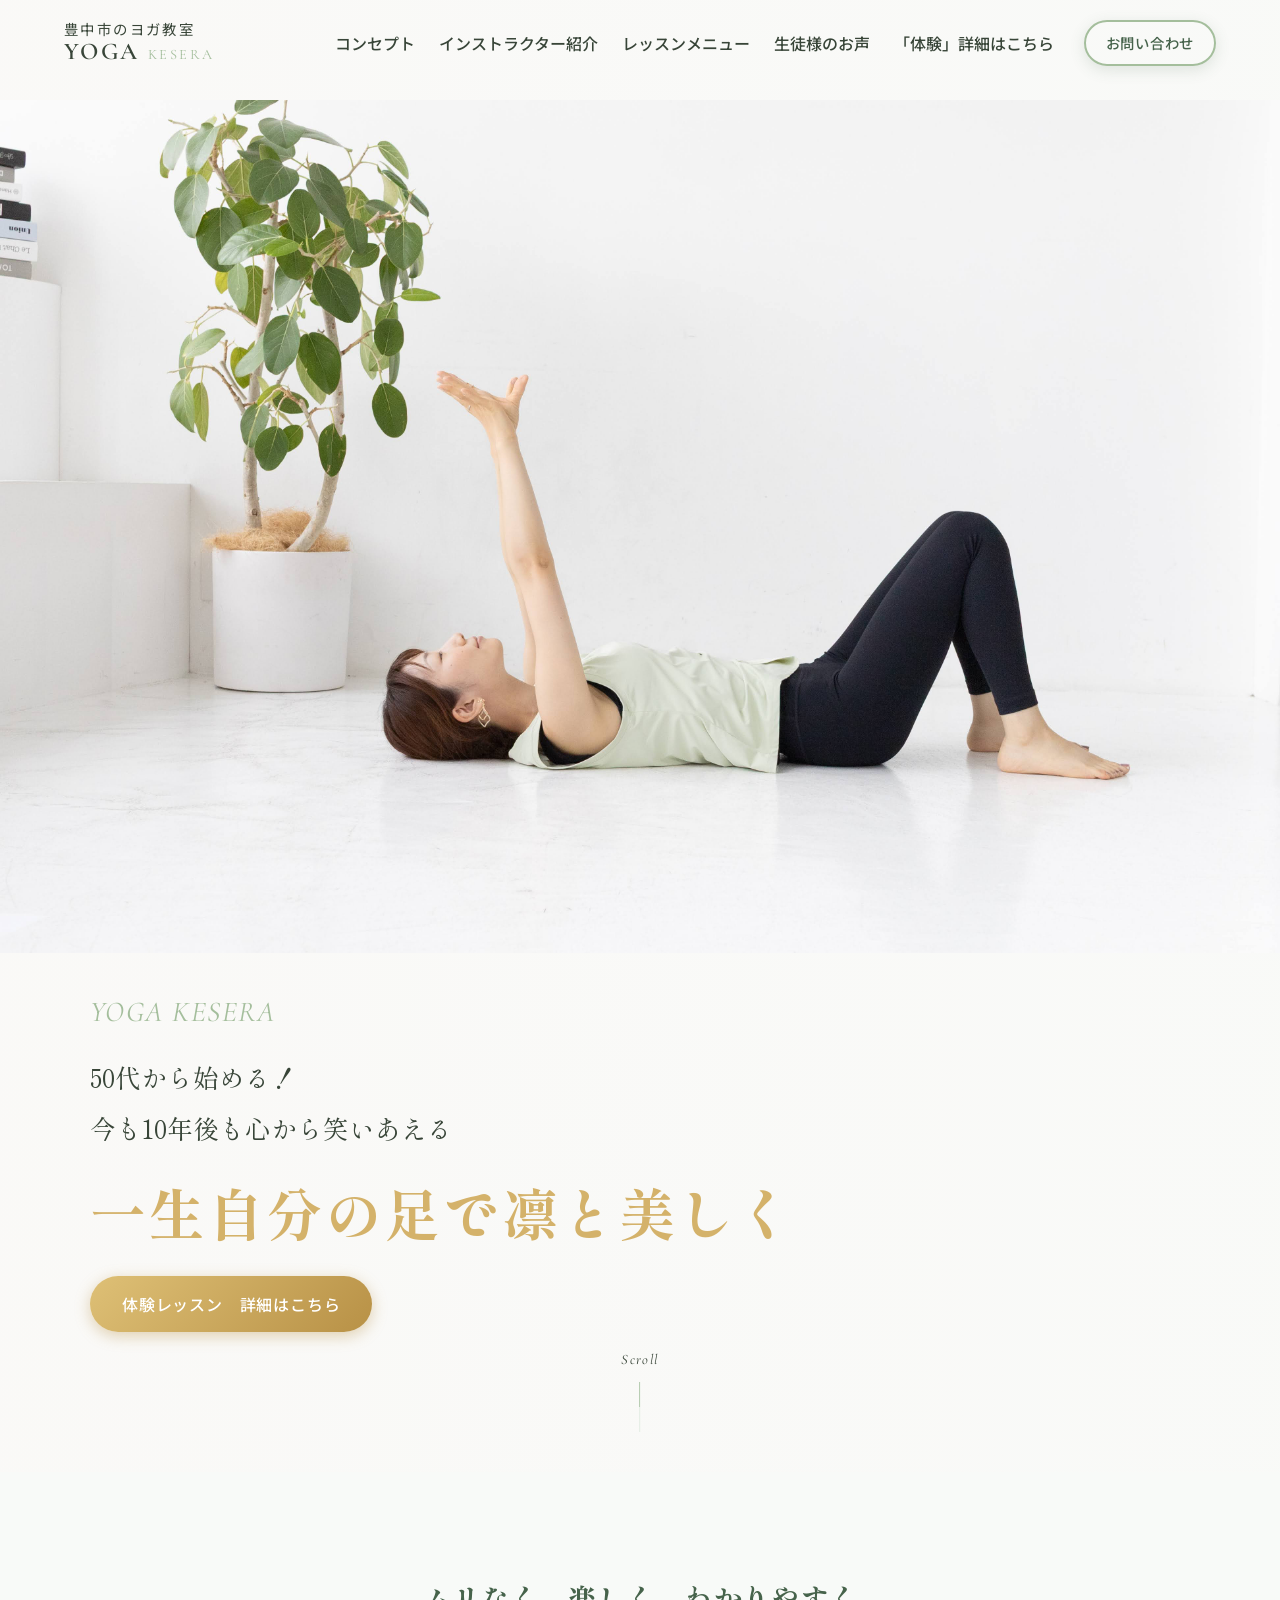
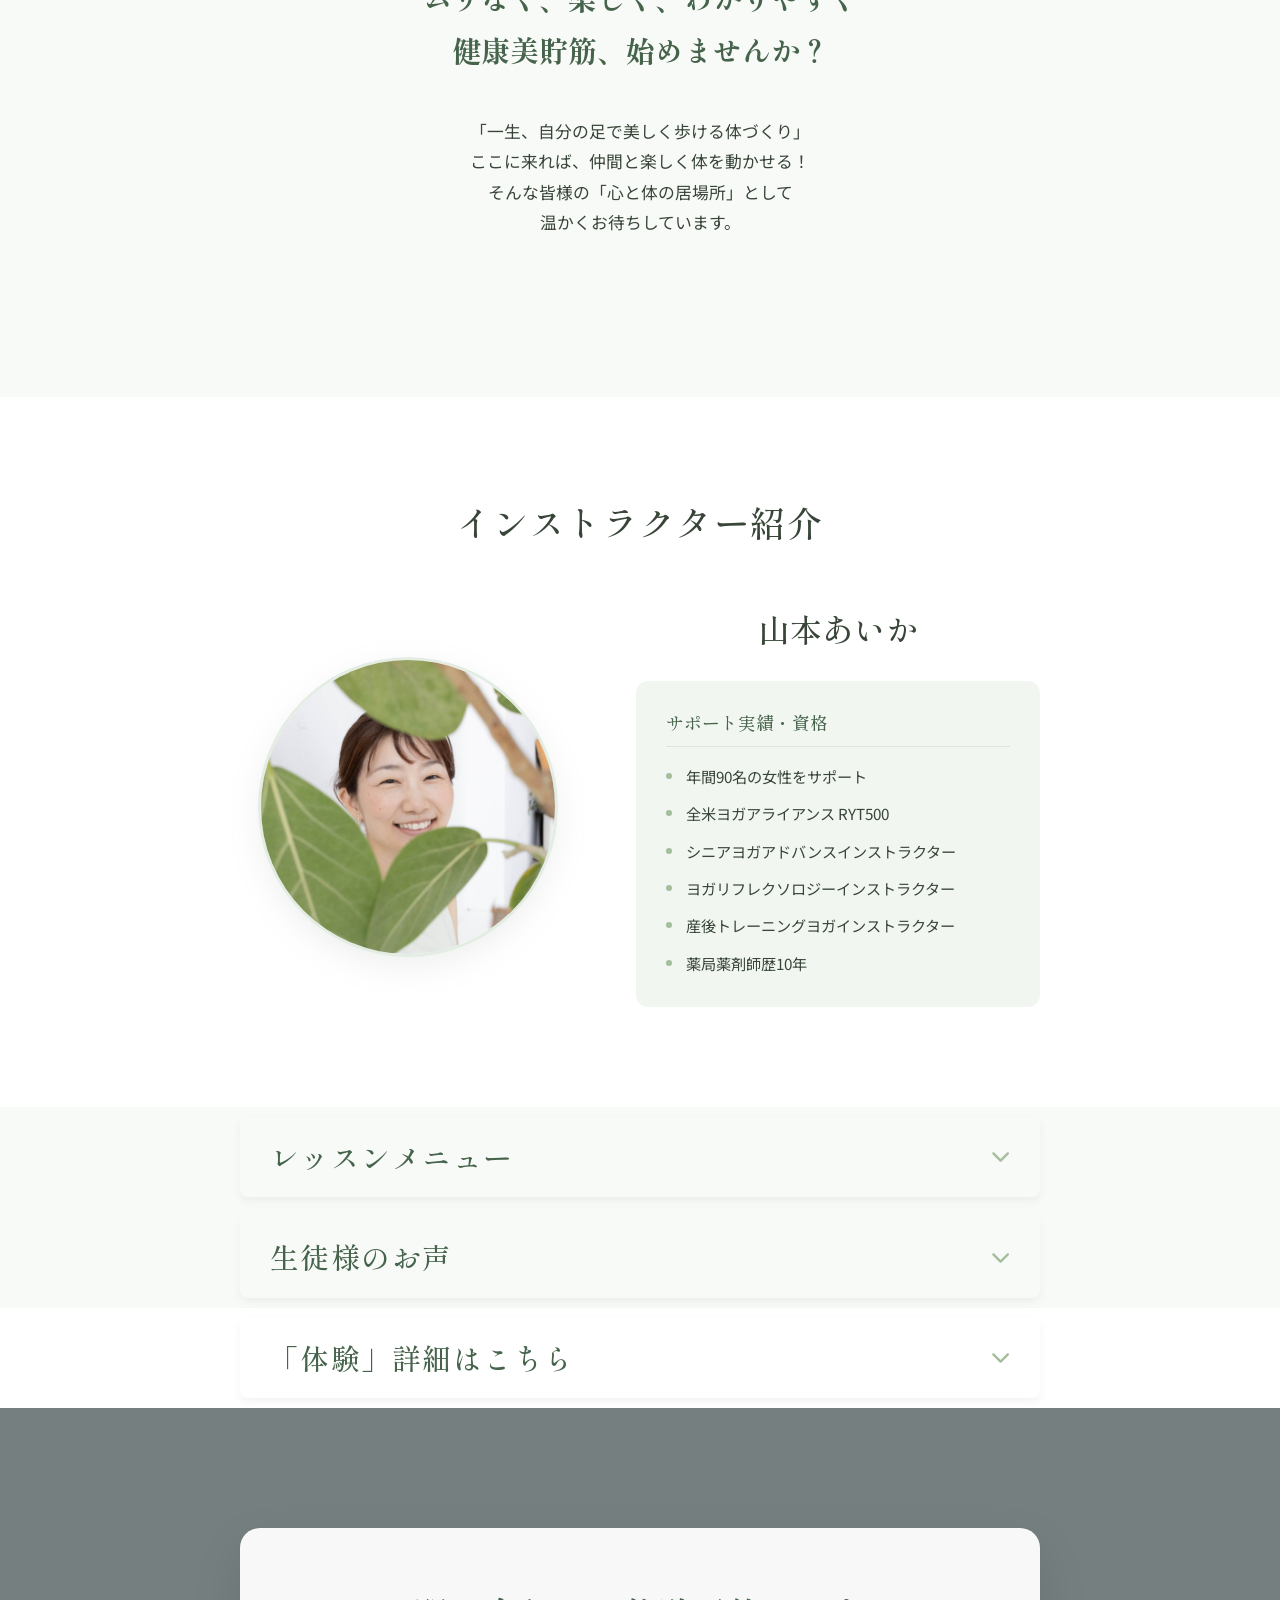
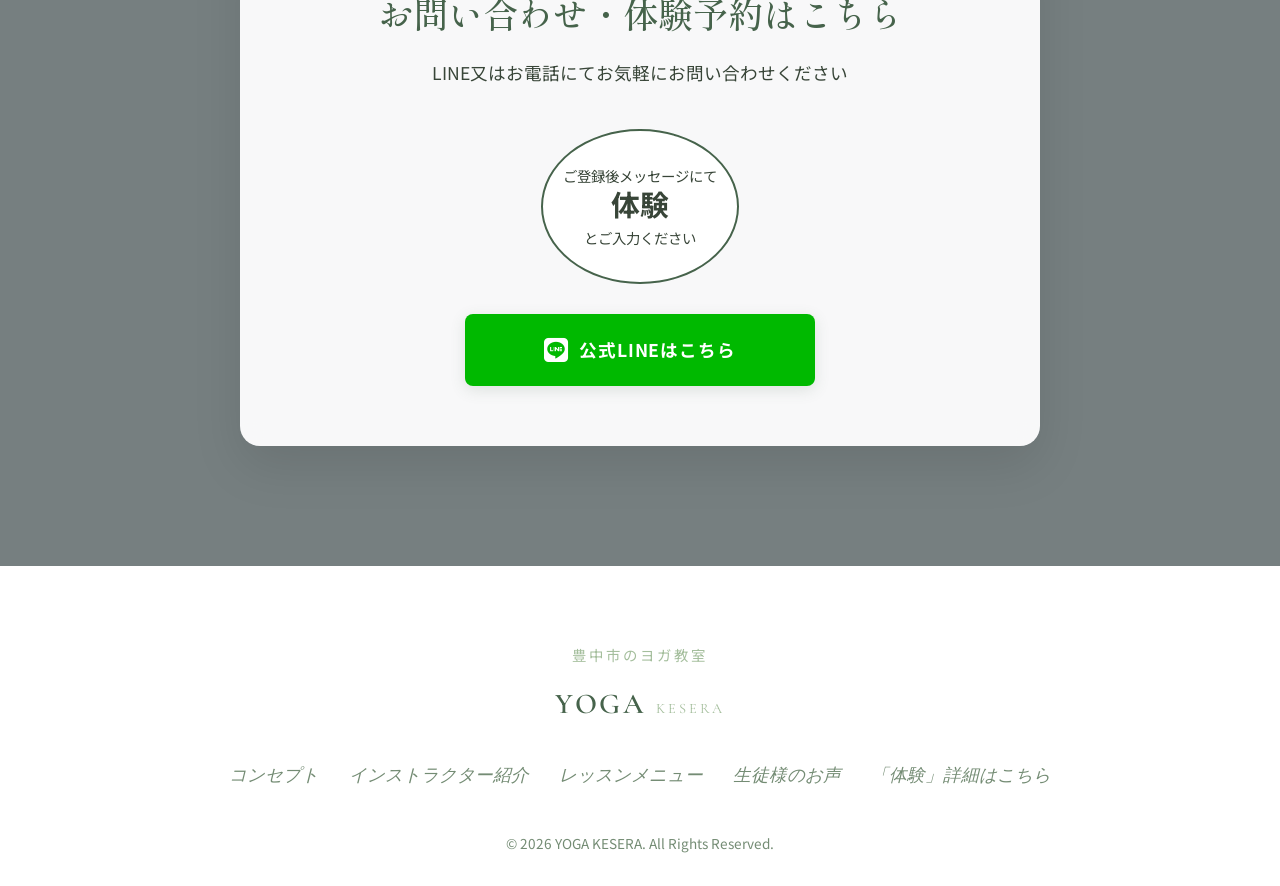
<file: index.html>
<!DOCTYPE html>
<html lang="ja">

<head>
    <!-- Google tag (gtag.js) -->
    <script async src="https://www.googletagmanager.com/gtag/js?id=G-KC4HZ83XKD"></script>
    <script>
      window.dataLayer = window.dataLayer || [];
      function gtag(){dataLayer.push(arguments);}
      gtag('js', new Date());

      gtag('config', 'G-KC4HZ83XKD');
    </script>
    <meta charset="UTF-8">
    <meta name="viewport" content="width=device-width, initial-scale=1.0">
    <title>大阪・豊中市のヨガ教室 YOGA KESERA | 50代から始める健康美貯筋</title>
    <meta name="description"
        content="大阪府豊中市を中心に活動するヨガ教室 YOGA KESERA（ケセラ）。薬剤師の資格を持つインストラクターが「ムリなく、楽しく、わかりやすい」をモットーにレッスンを提供。今も10年後も心から笑いあえる「健康美貯筋」をサポートします。全米ヨガアライアンスRYT500取得。">
    <meta name="google-site-verification" content="vjSXGn0Q4tbx3HyI0_saU0yQEf9aD2QLyH-Tqzq1nwg" />
    
    <!-- 構造化データ（GEO/SEO対策） -->
    <script type="application/ld+json">
    {
      "@context": "https://schema.org",
      "@type": "LocalBusiness",
      "name": "YOGA KESERA（ヨガ ケセラ）",
      "image": "https://yoga-kesera.mtb-pop.workers.dev/images/Top.jpg",
      "description": "大阪府豊中市を中心に活動するヨガ教室。薬剤師の資格を持つインストラクターが、今も10年後も心から笑いあえる「健康美貯筋」のためのヨガを提供します。",
      "address": {
        "@type": "PostalAddress",
        "addressLocality": "豊中市",
        "addressRegion": "大阪府",
        "addressCountry": "JP"
      },
      "url": "https://yoga-kesera.mtb-pop.workers.dev/"
    }
    </script>

    <!-- Google Fonts -->
    <link rel="preconnect" href="https://fonts.googleapis.com">
    <link rel="preconnect" href="https://fonts.gstatic.com" crossorigin>
    <link
        href="https://fonts.googleapis.com/css2?family=Cormorant+Garamond:wght@400;500;600&family=Noto+Sans+JP:wght@300;400;500;700&family=Shippori+Mincho:wght@400;500;600;700;800&display=swap"
        rel="stylesheet">

    <!-- CSS -->
    <link rel="stylesheet" href="css/style.css">

    <!-- FontAwesome -->
    <link rel="stylesheet" href="https://cdnjs.cloudflare.com/ajax/libs/font-awesome/6.4.0/css/all.min.css">
</head>

<body>
    <!-- Header / Navigation -->
    <header id="header" class="header">
        <div class="header-inner">
            <h1 class="logo">
                <a href="#">
                    <span class="logo-sub"
                        style="font-family: var(--font-sans); color: var(--color-text-main); margin-bottom: 2px;">豊中市のヨガ教室</span>
                    <div>YOGA <span class="logo-sub">KESERA</span></div>
                </a>
            </h1>
            <nav class="nav">
                <ul class="nav-list">
                    <li><a href="#concept">コンセプト</a></li>
                    <li><a href="#instructor">インストラクター紹介</a></li>
                    <li><a href="#lessons">レッスンメニュー</a></li>
                    <li><a href="#voices">生徒様のお声</a></li>
                    <li><a href="#schedule">「体験」詳細はこちら</a></li>
                </ul>
                <a href="#contact" class="btn btn-outline btn-sm">お問い合わせ</a>
            </nav>
            <button class="hamburger" id="hamburger">
                <span></span>
                <span></span>
                <span></span>
            </button>
        </div>
        <!-- Mobile Menu -->
        <div class="mobile-menu" id="mobile-menu">
            <ul class="mobile-nav-list">
                <li><a href="#concept" class="mobile-nav-link">コンセプト</a></li>
                <li><a href="#instructor" class="mobile-nav-link">インストラクター紹介</a></li>
                <li><a href="#lessons" class="mobile-nav-link">レッスンメニュー</a></li>
                <li><a href="#voices" class="mobile-nav-link">生徒様のお声</a></li>
                <li><a href="#schedule" class="mobile-nav-link">「体験」詳細はこちら</a></li>
                <li><a href="#contact" class="btn btn-primary btn-block mobile-nav-link">ご質問・お問い合わせ</a></li>
            </ul>
        </div>
    </header>

    <main>
        <!-- Hero Section -->
        <section class="hero" id="home">
            <div class="hero-bg"></div>
            <div class="hero-content fade-up" style="padding-top: calc(var(--header-height) + 20px);">
                <!-- Added Top image here per request -->
                <div style="width: 100vw; margin-left: calc(-50vw + 50%); text-align: center; margin-bottom: 30px;">
                    <!-- '横幅いっぱいになるように' -> using 100vw on mobile but capped gracefully inside if needed -->
                    <img src="images/Top.jpg" alt="大阪・豊中市のヨガ教室 YOGA KESERA トップ画像" style="width: 100%; display: block;">
                </div>

                <p class="hero-subtitle" style="font-family: var(--font-serif); font-size: clamp(1.2rem, 3vw, 1.6rem); color: var(--color-text-main); font-weight: normal; margin-bottom: 20px;">
                    <span class="hero-title-en">YOGA KESERA</span>
                    <span class="ib">50代から始める！</span><br>
                    <span class="ib">今も10年後も心から笑いあえる</span>
                </p>
                <h2 class="hero-title" style="color: var(--color-secondary); font-weight: 800; letter-spacing: 0.05em; line-height: 1.4;">
                    <span class="ib">一生</span><span class="ib">自分の足で</span><span class="ib">凛と美しく</span>
                </h2>
                <div class="hero-action">
                    <a href="#schedule" class="btn"
                        style="background: linear-gradient(135deg, #dec076 0%, #b89146 100%); color: #fff; box-shadow: 0 4px 15px rgba(184, 145, 70, 0.4); border: none;">体験レッスン　詳細はこちら</a>
                </div>
            </div>
            <div class="scroll-indicator">
                <span>Scroll</span>
                <div class="scroll-line"></div>
            </div>
        </section>

        <!-- Audience & Concept Section -->
        <section class="section concept" id="concept">
            <div class="container container-sm">
                <!-- Concept -->
                <div class="concept-content fade-up delay-1 text-center">
                    <h2 class="concept-catch" style="font-weight: bold; margin-bottom: 40px; line-height: 1.8;">
                        <span class="ib">ムリなく、楽しく、わかりやすく</span><br>
                        <span class="ib">健康美貯筋、始めませんか？</span>
                    </h2>
                    <p class="concept-text">
                        「一生、自分の足で美しく歩ける体づくり」<br>
                        ここに来れば、仲間と楽しく体を動かせる！<br>
                        そんな皆様の「心と体の居場所」として<br>温かくお待ちしています。
                    </p>
                </div>


            </div>
        </section>

        <!-- Instructor Section -->
        <section class="section instructor bg-light" id="instructor">
            <div class="container container-sm">
                <div class="section-header fade-up text-center mb-5">
                    <h2 class="section-jp">インストラクター紹介</h2>
                </div>
                <div class="instructor-wrapper">
                    <div class="instructor-image fade-in-left">
                        <div class="img-wrapper">
                            <img src="images/introdaction.jpg" alt="YOGA KESERA ヨガインストラクター あいか">
                        </div>
                    </div>
                    <div class="instructor-info fade-in-right">
                        <h3 class="instructor-name text-center" style="justify-content: center;">
                            山本あいか
                        </h3>

                        <div class="qualifications">
                            <h4 class="qualifications-title">サポート実績・資格</h4>
                            <ul class="qualifications-list line-single">
                                <li>年間90名の女性をサポート</li>
                                <li>全米ヨガアライアンス RYT500</li>
                                <li>シニアヨガアドバンスインストラクター</li>
                                <li>ヨガリフレクソロジーインストラクター</li>
                                <li>産後トレーニングヨガインストラクター</li>
                                <li>薬局薬剤師歴10年</li>
                            </ul>
                        </div>
                    </div>
                </div>
            </div>
        </section>

        <!-- Lesson Menu Section -->
        <section class="section lessons" id="lessons">
            <div class="container container-sm">
                <div class="accordion-header fade-up">
                    <h2 class="section-jp">レッスンメニュー</h2>
                    <i class="fa-solid fa-chevron-down accordion-icon"></i>
                </div>

                <div class="accordion-content">
                    <div class="accordion-inner">
                        <div class="lessons-grid">
                            <!-- Menu 1 -->
                            <div class="lesson-card fade-up delay-1">
                                <div class="lesson-img">
                                    <img src="images/group.JPG" alt="対面レッスン（グループ）">
                                </div>
                                <div class="lesson-body">
                                    <h3 class="lesson-name">対面レッスン（グループ）</h3>
                                    <ul class="lesson-desc"
                                        style="text-align: left; padding-left: 0.5em; list-style-type: none; margin-bottom: 0;">
                                        <li>・豊中市立文化芸術センター<br>　<span
                                                style="font-size: 0.9em; color: #666;">対象：大人女性向け</span></li>
                                    </ul>
                                </div>
                            </div>

                            <!-- Menu 2 -->
                            <div class="lesson-card fade-up delay-2">
                                <div class="lesson-img">
                                    <img src="images/online.png" alt="オンラインレッスン（グループ）">
                                </div>
                                <div class="lesson-body">
                                    <h3 class="lesson-name">オンラインレッスン（グループ）</h3>
                                    <ul class="lesson-desc"
                                        style="text-align: left; padding-left: 0.5em; list-style-type: none; margin-bottom: 0;">
                                        <li>・オンライン（ZOOM）<br>　<span
                                                style="font-size: 0.9em; color: #666;">対象：産後の姿勢改善</span></li>
                                    </ul>
                                </div>
                            </div>

                            <!-- Menu 3 -->
                            <div class="lesson-card fade-up delay-3">
                                <div class="lesson-img">
                                    <img src="images/perso.png" alt="パーソナルレッスン">
                                </div>
                                <div class="lesson-body">
                                    <h3 class="lesson-name">パーソナルレッスン</h3>
                                    <ul class="lesson-desc"
                                        style="text-align: left; padding-left: 0.5em; list-style-type: none; margin-bottom: 0;">
                                        <li>・豊中市又は、オンライン（ZOOM）<br>　<span style="font-size: 0.9em; color: #666;">一人一人に合ったレッスンを。<br>　ご希望の方は詳細お問い合わせください。</span></li>
                                    </ul>
                                </div>
                            </div>
                        </div>
                    </div>
                </div>
            </div>
        </section>

        <!-- Student Voices Section -->
        <section class="section voices" id="voices">
            <div class="container container-sm">
                <div class="accordion-header fade-up">
                    <h2 class="section-jp">生徒様のお声</h2>
                    <i class="fa-solid fa-chevron-down accordion-icon"></i>
                </div>

                <div class="accordion-content">
                    <div class="accordion-inner">
                        <div class="voices-container mt-4">
                            <!-- Voice 1 -->
                            <div class="voice-card fade-up delay-1">
                                <div class="voice-header">
                                    <div class="voice-icon"><i class="fa-solid fa-leaf"></i></div>
                                    <div class="voice-meta">
                                        <h3 class="voice-name">Y様</h3>
                                    </div>
                                </div>
                                <p class="voice-text">
                                    「気持ちよく伸び、体が楽になります!」
                                </p>
                            </div>

                            <!-- Voice 2 -->
                            <div class="voice-card fade-up delay-2">
                                <div class="voice-header">
                                    <div class="voice-icon"><i class="fa-solid fa-face-smile"></i></div>
                                    <div class="voice-meta">
                                        <h3 class="voice-name">T様</h3>
                                    </div>
                                </div>
                                <p class="voice-text">
                                    「YouTubeは合ってるかわらなくて不安ですが、<br
                                        class="sp-only">先生はみんなの動きを見てお声がけしてくれるので安心して動けます！」
                                </p>
                            </div>
                        </div>

                        <!-- Video Section -->
                        <div class="voice-video fade-up delay-3" style="margin-top: 40px; text-align: center;">
                            <h3
                                style="font-family: var(--font-serif); font-size: 1.3rem; color: var(--color-primary-dark); margin-bottom: 20px;">
                                レッスン風景</h3>
                            <video src="images/group.mp4" autoplay loop muted playsinline
                                style="width: 100%; max-width: 600px; border-radius: 16px; box-shadow: 0 10px 30px rgba(70, 99, 75, 0.15);"></video>
                        </div>
                    </div>
                </div>
            </div>
        </section>

        <!-- Details / Schedule Section -->
        <section class="section details bg-light" id="schedule">
            <div class="container container-sm">
                <div class="accordion-header fade-up">
                    <h2 class="section-jp">「体験」詳細はこちら</h2>
                    <i class="fa-solid fa-chevron-down accordion-icon"></i>
                </div>

                <div class="accordion-content">
                    <div class="accordion-inner">
                        <div class="details-box fade-up delay-1 mt-4">
                            <ul class="details-list">
                                <li>
                                    <span class="details-label">場所</span>
                                    <span class="details-value">
                                        <strong>豊中市立文化芸術センター</strong><br>
                                        <span class="text-sm">【阪急宝塚線曽根駅徒歩3分 駐輪場有り・有料駐車場有り】</span>
                                    </span>
                                </li>
                                <li style="flex-wrap: wrap;">
                                    <span class="details-label" style="padding-top: 5px;">日時</span>
                                    <span class="details-value">
                                        月2回 火曜日・<span class="ib">10:15〜11:15</span><br>
                                    </span>

                                    <div class="schedule-actual mt-3 mb-2"
                                        style="width: 100%; background: rgba(255,255,255,0.7); padding: 15px; border-radius: 8px; font-size: 1rem; border: 2px solid #333;">
                                        <div style="font-weight: bold; color:var(--color-primary-dark); text-align: center; padding-bottom: 8px; border-bottom: 1px dashed var(--color-primary-light);">
                                            レッスン<br>スケジュール
                                        </div>
                                        <div class="schedule-scroll-area" style="max-height: 150px; overflow-y: auto;">
                                            <table style="width: 100%; border-collapse: collapse; text-align: center;">
                                                <tbody id="schedule-tbody">
                                                    <!-- Schedule data will be dynamically loaded here by js/script.js -->
                                                </tbody>
                                            </table>
                                        </div>
                                        <div style="text-align: center; font-size: 0.85rem; color: var(--color-primary-dark); font-weight: bold; margin-top: 10px; white-space: nowrap;">
                                            <i class="fa-regular fa-hand-point-down" style="font-size: 0.9rem; margin-right: 4px;"></i> スクロールして以降の予定を確認
                                        </div>
                                    </div>
                                </li>
                                <li>
                                    <span class="details-label">体験料</span>
                                    <span class="details-value">
                                        ¥1500（通常）<br>
                                        <span class="text-sm">※継続はお得なお月謝制と回数券制があります</span>
                                    </span>
                                </li>
                                <li>
                                    <span class="details-label">持ち物</span>
                                    <span class="details-value">
                                        水分・運動しやすい服装<br>
                                        <span
                                            style="white-space: nowrap; display: inline-block;">ヨガマット(レンタル有+200円)</span>
                                    </span>
                                </li>
                            </ul>

                            <!-- 新規：持ち物項目の下のボタン -->
                            <div class="contact-action mt-4" style="text-align: center;">
                                <a href="#contact" class="btn"
                                    style="background: linear-gradient(135deg, #dec076 0%, #b89146 100%); color: #fff; box-shadow: 0 4px 15px rgba(184, 145, 70, 0.4); border: none; padding: 14px 10px; display: block; width: 100%; margin: 0 auto; max-width: 320px; white-space: nowrap; font-size: 1rem; text-align: center;">お問い合わせ・体験予約はこちら</a>
                            </div>
                        </div>
                    </div>
                </div>
            </div>
        </section>

        <!-- CTA Section -->
        <section class="section cta" id="contact">
            <div class="cta-bg"></div>
            <div class="container container-sm relative">
                <div class="cta-card fade-up">
                    <div class="cta-header">
                        <h2 class="cta-title"><span class="ib">お問い合わせ・</span><br class="sp-only"><span
                                class="ib">体験予約はこちら</span></h2>
                        <p class="cta-desc">
                            <span class="ib">LINE又はお電話にて</span><br class="sp-only"><span class="ib">お気軽にお問い合わせください</span>
                        </p>
                    </div>

                    <div class="cta-actions" style="display:flex; flex-direction:column; gap:20px; align-items:center;">
                        <div class="offer-notice"
                            style="border-radius: 50%; border: 2px solid var(--color-primary-dark); padding: 30px 20px; text-align: center; margin-bottom: 10px; background-color: white;">
                            <span style="font-size: 0.9rem;">ご登録後メッセージにて</span><br>
                            <span style="font-size: 1.8rem; font-weight: bold; line-height: 1;">体験</span><br>
                            <span style="font-size: 0.9rem;">とご入力ください</span>
                        </div>

                        <a href="https://lin.ee/P2bU472" target="_blank" rel="noopener noreferrer"
                            class="btn btn-line btn-large w-full" style="max-width:350px;">
                            <i class="fa-brands fa-line"></i> 公式LINEはこちら
                        </a>
                    </div>
                </div>
            </div>
        </section>
    </main>

    <!-- Footer -->
    <footer class="footer">
        <div class="container">
            <div class="footer-logo">
                <a href="#" style="color:var(--color-primary-dark); text-decoration:none;">
                    <span class="logo-sub" style="font-family: var(--font-sans); margin-bottom: 2px;">豊中市のヨガ教室</span>
                    <div>YOGA <span class="logo-sub">KESERA</span></div>
                </a>
            </div>
            <ul class="footer-nav">
                <li><a href="#concept">コンセプト</a></li>
                <li><a href="#instructor">インストラクター紹介</a></li>
                <li><a href="#lessons">レッスンメニュー</a></li>
                <li><a href="#voices">生徒様のお声</a></li>
                <li><a href="#schedule">「体験」詳細はこちら</a></li>
            </ul>
            <p class="copyright">&copy; <span id="year"></span> YOGA KESERA. All Rights Reserved.</p>
        </div>
    </footer>

    <!-- Scripts -->
    <script src="js/script.js"></script>
</body>

</html>
</file>
<file: css/style.css>
/* =========================================================================
   Variables & Reset
   ========================================================================= */
   :root {
    /* Colors */
    --color-primary: #a4be9c; /* Sage green / Mint green */
    --color-primary-dark: #46634b; /* Deep green */
    --color-primary-light: #e4ede4; /* Light clean green */
    
    --color-secondary: #d4b26a; /* Elegant Gold */
    --color-secondary-light: #ebd8af;
    
    --color-text-main: #384538; /* Soft green-tinted charcoal */
    --color-text-muted: #748c74;
    --color-text-light: #ffffff;
    
    --color-bg-base: #f8faf8; /* Warm off-white */
    --color-bg-light: #ffffff;
    --color-bg-alt: #f1f6f1; /* Pale green-tinted bg */
    
    --color-line: #00B900; /* LINE app color */
    
    /* Typography */
    --font-sans: 'Noto Sans JP', sans-serif;
    --font-serif: 'Shippori Mincho', serif;
    --font-en: 'Cormorant Garamond', serif;
    
    /* Transitions */
    --transition-fast: 0.3s ease;
    --transition-medium: 0.6s cubic-bezier(0.22, 1, 0.36, 1);
    --transition-slow: 1s cubic-bezier(0.22, 1, 0.36, 1);
    
    /* Layout */
    --header-height: 80px;
}

*, *::before, *::after {
    box-sizing: border-box;
    margin: 0;
    padding: 0;
}

html {
    scroll-behavior: smooth;
    font-size: 16px;
}

body {
    font-family: var(--font-sans);
    color: var(--color-text-main);
    background-color: var(--color-bg-base);
    line-height: 1.8;
    overflow-x: hidden;
    -webkit-font-smoothing: antialiased;
}

a {
    text-decoration: none;
    color: inherit;
    transition: color var(--transition-fast);
}

ul {
    list-style: none;
}

img {
    max-width: 100%;
    height: auto;
    display: block;
}

/* =========================================================================
   Typography & Utilities
   ========================================================================= */
h1, h2, h3, h4, h5, h6 {
    font-weight: 500;
    line-height: 1.4;
}

.container {
    width: 90%;
    max-width: 1100px;
    margin: 0 auto;
}

.container-sm {
    max-width: 800px;
}

.section {
    padding: 100px 0;
}

.bg-light {
    background-color: var(--color-bg-light);
}

.relative {
    position: relative;
}

.mt-4 { margin-top: 2rem; }

/* Section Headers */
.section-header {
    text-align: center;
    margin-bottom: 60px;
}

.section-header.align-left {
    text-align: left;
}

.section-en {
    display: block;
    font-family: var(--font-en);
    font-size: 1.5rem;
    color: var(--color-primary);
    letter-spacing: 0.1em;
    margin-bottom: 10px;
    font-style: italic;
}

.section-jp {
    font-family: var(--font-serif);
    font-size: 2.2rem;
    color: var(--color-text-main);
    letter-spacing: 0.05em;
}

@media (max-width: 768px) {
    .section { padding: 70px 0; }
    .section-header { margin-bottom: 40px; }
    .section-jp { font-size: 1.8rem; }
}

/* =========================================================================
   Buttons
   ========================================================================= */
.btn {
    display: inline-flex;
    align-items: center;
    justify-content: center;
    padding: 14px 32px;
    font-size: 1rem;
    font-weight: 500;
    border-radius: 50px;
    cursor: pointer;
    transition: all var(--transition-fast);
    letter-spacing: 0.05em;
    border: 2px solid transparent;
    box-shadow: 0 4px 15px rgba(70, 99, 75, 0.15); /* Soft natural shadow */
}

.btn-sm {
    padding: 8px 20px;
    font-size: 0.9rem;
}

.btn-large {
    padding: 18px 40px;
    font-size: 1.1rem;
    font-weight: 700;
}

.btn-block {
    display: flex;
    width: 100%;
}

.btn-primary {
    background: linear-gradient(135deg, #dec076 0%, #b89146 100%);
    color: var(--color-text-light);
    border: none;
}

.btn-primary:hover {
    transform: translateY(-2px);
    box-shadow: 0 6px 20px rgba(184, 145, 70, 0.4);
    filter: brightness(1.05);
}

.btn-outline {
    background-color: transparent;
    border-color: var(--color-primary);
    color: var(--color-primary-dark);
}

.btn-outline:hover {
    background-color: var(--color-primary);
    color: var(--color-text-light);
}

.btn-line {
    background-color: var(--color-line);
    color: white;
    border-radius: 8px; /* LINE guidelines prefer squared edges often, or 50px */
}

.btn-line i {
    font-size: 1.5rem;
    margin-right: 10px;
}

.btn-line:hover {
    background-color: #009900;
    transform: translateY(-3px);
    box-shadow: 0 6px 15px rgba(0, 185, 0, 0.3);
}

/* =========================================================================
   Header & Navigation
   ========================================================================= */
.header {
    position: fixed;
    top: 0;
    left: 0;
    width: 100%;
    z-index: 1000;
    transition: background-color var(--transition-fast), padding var(--transition-fast);
    padding: 20px 0;
}

.header.scrolled {
    background-color: rgba(255, 255, 255, 0.95);
    padding: 10px 0;
    box-shadow: 0 2px 10px rgba(0,0,0,0.05);
    backdrop-filter: blur(10px);
}

.header-inner {
    display: flex;
    justify-content: space-between;
    align-items: center;
    width: 90%;
    max-width: 1200px;
    margin: 0 auto;
}

.logo a {
    font-family: var(--font-en);
    font-size: 1.5rem;
    font-weight: 600;
    letter-spacing: 0.1em;
    color: var(--color-text-main);
    display: flex;
    flex-direction: column;
    line-height: 1.1;
}

.header.scrolled .logo a,
.header.menu-open .logo a {
    color: var(--color-text-main);
}

.logo-sub {
    font-size: 0.9rem;
    font-weight: 400;
    color: var(--color-primary);
}

.nav {
    display: flex;
    align-items: center;
    gap: 30px;
}

.nav-list {
    display: flex;
    gap: 24px;
}

.nav-list a {
    font-family: var(--font-sans);
    font-size: 1rem;
    font-weight: 500;
    color: var(--color-text-main);
    position: relative;
}

.nav-list a::after {
    content: '';
    position: absolute;
    bottom: -4px;
    left: 0;
    width: 0;
    height: 1px;
    background-color: var(--color-primary);
    transition: width var(--transition-fast);
}

.nav-list a:hover::after {
    width: 100%;
}

/* Mobile Menu & Hamburger */
.hamburger {
    display: none;
    background: transparent;
    border: none;
    cursor: pointer;
    width: 30px;
    height: 20px;
    position: relative;
    z-index: 1001;
}

.hamburger span {
    position: absolute;
    left: 0;
    width: 100%;
    height: 2px;
    background-color: var(--color-text-main);
    transition: all 0.3s ease;
}

.hamburger span:nth-child(1) { top: 0; }
.hamburger span:nth-child(2) { top: 9px; }
.hamburger span:nth-child(3) { bottom: 0; }

.hamburger.active span:nth-child(1) {
    transform: translateY(9px) rotate(45deg);
}

.hamburger.active span:nth-child(2) {
    opacity: 0;
}

.hamburger.active span:nth-child(3) {
    transform: translateY(-9px) rotate(-45deg);
}

.mobile-menu {
    position: fixed;
    top: 0;
    left: 0;
    width: 100%;
    height: 100vh;
    background-color: var(--color-bg-base);
    z-index: 999;
    display: flex;
    align-items: center;
    justify-content: center;
    opacity: 0;
    visibility: hidden;
    transition: all 0.4s ease;
}

.mobile-menu.active {
    opacity: 1;
    visibility: visible;
}

.mobile-nav-list {
    text-align: center;
    display: flex;
    flex-direction: column;
    gap: 30px;
}

.mobile-nav-link {
    font-family: var(--font-sans);
    font-size: 1.4rem;
    font-weight: 500;
    color: var(--color-text-main);
}

.mobile-nav-list .btn {
    font-family: var(--font-sans);
    font-size: 1.1rem;
    font-style: normal;
    margin-top: 20px;
}

@media (max-width: 768px) {
    .nav { display: none; }
    .hamburger { display: block; }
}

/* =========================================================================
   Hero Section
   ========================================================================= */
.hero {
    position: relative;
    min-height: 100vh;
    display: flex;
    align-items: center;
    overflow: hidden;
    padding-bottom: 140px;
}

.hero-bg {
    position: absolute;
    top: 0;
    left: 0;
    width: 100%;
    height: 100%;
    background-image: url('https://images.unsplash.com/photo-1599901860904-1776b515b5e3?ixlib=rb-4.0.3&auto=format&fit=crop&w=1920&q=80');
    background-size: cover;
    background-position: center;
    background-attachment: fixed;
    /* Soft overlay */
    background-color: var(--color-bg-base);
    background-blend-mode: overlay;
    z-index: -2;
}

.hero::after {
    content: '';
    position: absolute;
    top: 0;
    left: 0;
    width: 100%;
    height: 100%;
    background: linear-gradient(to right, rgba(250, 249, 247, 0.9) 0%, rgba(250, 249, 247, 0.4) 100%);
    z-index: -1;
}

.hero-content {
    width: 90%;
    max-width: 1100px;
    margin: 0 auto;
    padding-top: var(--header-height);
}

.hero-title {
    font-family: var(--font-serif);
    font-size: 3.5rem;
    line-height: 1.4;
    color: var(--color-text-main);
    margin-bottom: 24px;
}

.hero-title-en {
    display: block;
    font-family: var(--font-en);
    font-style: italic;
    font-size: 1.8rem;
    color: var(--color-primary);
    margin-bottom: 10px;
    letter-spacing: 0.05em;
    font-weight: 400;
}

.hero-subtitle {
    font-size: 1.2rem;
    color: var(--color-text-muted);
    margin-bottom: 40px;
    line-height: 2;
}

@media (max-width: 768px) {
    .hero::after {
        background: linear-gradient(to bottom, rgba(250, 249, 247, 0.9) 30%, rgba(250, 249, 247, 0.6) 100%);
    }
    .hero-title { font-size: 2.2rem; }
    .hero-title-en { font-size: 1.3rem; }
    .hero-subtitle { font-size: 1rem; }
}

/* Scroll Indicator */
.scroll-indicator {
    position: absolute;
    bottom: 40px;
    left: 50%;
    transform: translateX(-50%);
    display: flex;
    flex-direction: column;
    align-items: center;
    gap: 10px;
    z-index: 10;
}

.scroll-indicator span {
    font-family: var(--font-en);
    font-size: 0.9rem;
    letter-spacing: 0.1em;
    color: var(--color-text-main);
    font-style: italic;
}

.scroll-line {
    width: 1px;
    height: 50px;
    background-color: var(--color-primary-light);
    position: relative;
    overflow: hidden;
}

.scroll-line::after {
    content: '';
    position: absolute;
    top: 0;
    left: 0;
    width: 100%;
    height: 50%;
    background-color: var(--color-primary);
    animation: scrollLine 2s ease-in-out infinite;
}

@keyframes scrollLine {
    0% { transform: translateY(-100%); }
    100% { transform: translateY(200%); }
}

/* =========================================================================
   Concept Section
   ========================================================================= */
.concept-content {
    text-align: center;
    margin-bottom: 60px;
}

.concept-catch {
    font-family: var(--font-serif);
    font-size: 1.8rem;
    color: var(--color-primary-dark);
    margin-bottom: 30px;
    line-height: 1.6;
}

.concept-text {
    font-size: 1.05rem;
    color: var(--color-text-main);
}

.features {
    display: grid;
    grid-template-columns: repeat(3, 1fr);
    gap: 30px;
    margin-top: 60px;
}

.feature-card {
    background-color: var(--color-bg-light);
    padding: 40px 30px;
    border-radius: 20px;
    text-align: center;
    box-shadow: 0 10px 30px rgba(0,0,0,0.03);
    transition: transform var(--transition-fast);
}

.feature-card:hover {
    transform: translateY(-10px);
}

.feature-icon {
    width: 70px;
    height: 70px;
    background-color: var(--color-bg-alt);
    border-radius: 50%;
    display: flex;
    align-items: center;
    justify-content: center;
    margin: 0 auto 24px;
    font-size: 1.8rem;
    color: var(--color-primary);
}

.feature-title {
    font-family: var(--font-serif);
    font-size: 1.2rem;
    margin-bottom: 16px;
}

.feature-desc {
    font-size: 0.95rem;
    color: var(--color-text-muted);
    text-align: justify;
}

@media (max-width: 900px) {
    .features { grid-template-columns: 1fr; gap: 20px; }
    .concept-catch { font-size: 1.4rem; }
}

/* =========================================================================
   Instructor Section
   ========================================================================= */
.instructor-wrapper {
    display: flex;
    align-items: center;
    gap: 60px;
}

.instructor-image {
    flex: 1;
}

.instructor-image .img-wrapper {
    position: relative;
    border-radius: 50%;
    width: 300px;
    height: 300px;
    margin: 0 auto;
    overflow: hidden;
    box-shadow: 0 10px 30px rgba(138, 154, 138, 0.15);
    border: 3px solid var(--color-primary-light);
}

.instructor-image img {
    width: 100%;
    height: 100%;
    object-fit: cover;
    object-position: center 20%;
}

.instructor-info {
    flex: 1.2;
}

.instructor-name {
    font-family: var(--font-serif);
    font-size: 2rem;
    margin-bottom: 30px;
    display: flex;
    align-items: flex-end;
    gap: 15px;
}

.name-en {
    font-family: var(--font-en);
    font-size: 1.5rem;
    color: var(--color-primary);
    font-style: italic;
}

.instructor-bio {
    font-size: 1rem;
    color: var(--color-text-muted);
    margin-bottom: 40px;
}

.qualifications {
    background-color: var(--color-bg-alt);
    padding: 30px;
    border-radius: 12px;
}

.qualifications-title {
    font-family: var(--font-serif);
    font-size: 1.1rem;
    color: var(--color-primary-dark);
    margin-bottom: 16px;
    padding-bottom: 10px;
    border-bottom: 1px solid rgba(138, 154, 138, 0.2);
}

.qualifications-list {
    display: grid;
    grid-template-columns: 1fr 1fr;
    gap: 10px;
}

.qualifications-list li {
    font-size: 0.95rem;
    position: relative;
    padding-left: 20px;
}

.qualifications-list li::before {
    content: '';
    position: absolute;
    left: 0;
    top: 10px;
    width: 6px;
    height: 6px;
    background-color: var(--color-primary);
    border-radius: 50%;
}

@media (max-width: 900px) {
    .instructor-wrapper { flex-direction: column; gap: 40px; }
    .instructor-image img { height: 400px; }
    .qualifications-list { grid-template-columns: 1fr; }
}

/* =========================================================================
   Lessons Section
   ========================================================================= */
.lessons-grid {
    display: grid;
    grid-template-columns: repeat(3, 1fr);
    gap: 30px;
}

.lesson-card {
    background-color: var(--color-bg-light);
    border-radius: 16px;
    overflow: hidden;
    box-shadow: 0 10px 30px rgba(0,0,0,0.03);
    transition: transform var(--transition-fast), box-shadow var(--transition-fast);
}

.lesson-card:hover {
    transform: translateY(-10px);
    box-shadow: 0 15px 40px rgba(0,0,0,0.08);
}

.lesson-img {
    height: 220px;
    position: relative;
    overflow: hidden;
}

.lesson-img img {
    width: 100%;
    height: 100%;
    object-fit: cover;
    transition: transform var(--transition-slow);
}

.lesson-card:hover .lesson-img img {
    transform: scale(1.05);
}

.lesson-tag {
    position: absolute;
    top: 15px;
    left: 15px;
    background-color: rgba(255, 255, 255, 0.9);
    color: var(--color-primary-dark);
    padding: 6px 14px;
    font-size: 0.8rem;
    font-weight: bold;
    border-radius: 30px;
}

.lesson-body {
    padding: 30px 24px;
}

.lesson-name {
    font-family: var(--font-serif);
    font-size: 1.3rem;
    margin-bottom: 12px;
    line-height: 1.4;
}

.lesson-desc {
    font-size: 0.95rem;
    color: var(--color-text-muted);
    margin-bottom: 20px;
    line-height: 1.6;
}

@media (max-width: 900px) {
    .lessons-grid { grid-template-columns: 1fr; max-width: 500px; margin: 0 auto; }
}

/* =========================================================================
   Student Voices Section
   ========================================================================= */
.voices-container {
    display: flex;
    flex-direction: column;
    gap: 24px;
}

.voice-card {
    background-color: var(--color-bg-base);
    border-radius: 16px;
    padding: 30px;
    box-shadow: 0 5px 15px rgba(0,0,0,0.02);
    border: 1px solid rgba(143, 160, 143, 0.1);
    transition: transform var(--transition-fast);
}

.voice-card:hover {
    transform: translateY(-5px);
}

.voice-header {
    display: flex;
    align-items: center;
    gap: 16px;
    margin-bottom: 20px;
}

.voice-icon {
    width: 60px;
    height: 60px;
    background-color: var(--color-primary-light);
    color: var(--color-primary-dark);
    border-radius: 50%;
    display: flex;
    align-items: center;
    justify-content: center;
    font-size: 1.5rem;
}

.voice-meta {
    flex: 1;
}

.voice-name {
    font-size: 1.1rem;
    font-family: var(--font-sans);
    margin-bottom: 4px;
}

.voice-badge {
    display: inline-block;
    font-size: 0.8rem;
    color: var(--color-primary);
    border: 1px solid var(--color-primary);
    padding: 2px 10px;
    border-radius: 20px;
}

.voice-text {
    font-size: 1rem;
    font-style: italic;
    color: var(--color-text-main);
    line-height: 1.8;
}

@media (max-width: 768px) {
    .voice-card { padding: 24px 20px; }
    .voice-icon { width: 50px; height: 50px; font-size: 1.2rem; }
}

/* =========================================================================
   Schedule Section
   ========================================================================= */
.schedule-wrapper {
    background-color: var(--color-bg-light);
    border-radius: 20px;
    padding: 40px;
    box-shadow: 0 10px 30px rgba(0,0,0,0.03);
}

.schedule-month {
    margin-bottom: 40px;
}

.schedule-title {
    font-family: var(--font-serif);
    font-size: 1.4rem;
    color: var(--color-primary-dark);
    margin-bottom: 20px;
    padding-bottom: 10px;
    border-bottom: 2px solid var(--color-primary-light);
}

.schedule-list {
    display: flex;
    flex-direction: column;
    gap: 16px;
}

.schedule-list li {
    display: flex;
    align-items: center;
    padding: 16px 20px;
    background-color: var(--color-bg-base);
    border-radius: 8px;
    transition: background-color var(--transition-fast);
}

.schedule-list li:hover {
    background-color: var(--color-bg-alt);
}

.schedule-date {
    font-weight: 700;
    width: 200px;
    font-size: 1.1rem;
    color: var(--color-text-main);
}

.schedule-info {
    flex: 1;
    display: flex;
    align-items: center;
    gap: 16px;
}

.schedule-badge {
    display: inline-block;
    background-color: var(--color-primary);
    color: var(--color-text-light);
    font-size: 0.8rem;
    font-weight: bold;
    padding: 4px 12px;
    border-radius: 4px;
    white-space: nowrap;
}

.schedule-badge.badge-online {
    background-color: var(--color-secondary);
}

.schedule-location {
    font-size: 1rem;
}

.schedule-note {
    margin-top: 30px;
    padding-top: 30px;
    border-top: 1px dashed var(--color-primary-light);
    text-align: center;
}

.schedule-note p {
    font-size: 0.9rem;
    color: var(--color-text-muted);
    margin-bottom: 24px;
}

.schedule-action {
    display: flex;
    justify-content: center;
}

@media (max-width: 768px) {
    .schedule-wrapper { padding: 30px 20px; }
    .schedule-list li { flex-direction: column; align-items: flex-start; gap: 10px; }
    .schedule-date { width: auto; font-size: 1.05rem; }
    .schedule-info { flex-wrap: wrap; }
}

/* =========================================================================
   Locations Section
   ========================================================================= */
.locations-grid {
    display: grid;
    grid-template-columns: repeat(3, 1fr);
    gap: 30px;
}

.location-card {
    background-color: var(--color-bg-light);
    border-radius: 16px;
    overflow: hidden;
    box-shadow: 0 10px 30px rgba(0,0,0,0.03);
    transition: transform var(--transition-fast), box-shadow var(--transition-fast);
}

.location-card:hover {
    transform: translateY(-10px);
    box-shadow: 0 15px 40px rgba(0,0,0,0.08);
}

.location-img {
    height: 220px;
    position: relative;
    overflow: hidden;
}

.location-img img {
    width: 100%;
    height: 100%;
    object-fit: cover;
    transition: transform var(--transition-slow);
}

.location-card:hover .location-img img {
    transform: scale(1.05);
}

.location-tag {
    position: absolute;
    top: 15px;
    left: 15px;
    background-color: rgba(255, 255, 255, 0.9);
    color: var(--color-primary-dark);
    padding: 6px 14px;
    font-size: 0.8rem;
    font-weight: bold;
    border-radius: 30px;
}

.location-body {
    padding: 30px 24px;
}

.location-name {
    font-family: var(--font-serif);
    font-size: 1.3rem;
    margin-bottom: 12px;
}

.location-desc {
    font-size: 0.95rem;
    color: var(--color-text-muted);
    margin-bottom: 20px;
    line-height: 1.6;
}

@media (max-width: 900px) {
    .locations-grid { grid-template-columns: 1fr; max-width: 500px; margin: 0 auto; }
}

/* =========================================================================
   CTA Section
   ========================================================================= */
.cta {
    position: relative;
    padding: 120px 0;
    overflow: hidden;
}

.cta-bg {
    position: absolute;
    top: 0;
    left: 0;
    width: 100%;
    height: 100%;
    background-image: url('https://images.unsplash.com/photo-1506126613408-eca07ce68773?ixlib=rb-4.0.3&auto=format&fit=crop&w=1920&q=80');
    background-size: cover;
    background-position: center;
    background-attachment: fixed;
    filter: sepia(0.2) hue-rotate(90deg) grayscale(0.2);
}

.cta-bg::after {
    content: '';
    position: absolute;
    top: 0;
    left: 0;
    width: 100%;
    height: 100%;
    background-color: rgba(60, 74, 60, 0.7); /* Dark green overlay */
}

.cta-card {
    background-color: rgba(255, 255, 255, 0.95);
    backdrop-filter: blur(10px);
    padding: 60px 50px;
    border-radius: 20px;
    text-align: center;
    box-shadow: 0 20px 50px rgba(0,0,0,0.1);
}

.cta-title {
    font-family: var(--font-serif);
    font-size: 2.2rem;
    color: var(--color-primary-dark);
    margin-bottom: 20px;
}

.cta-desc {
    font-size: 1.1rem;
    color: var(--color-text-main);
    margin-bottom: 40px;
}

.cta-note {
    font-size: 0.8rem;
    color: var(--color-text-muted);
    margin-top: 15px;
}

.social-links {
    display: flex;
    justify-content: center;
    gap: 20px;
}

.social-link {
    display: inline-flex;
    align-items: center;
    font-weight: 500;
    color: var(--color-text-muted);
}

.social-link i {
    margin-right: 8px;
    font-size: 1.2rem;
}

.social-link.instagram:hover { color: #E1306C; }
.social-link.ameba:hover { color: #2D8C3C; }

@media (max-width: 768px) {
    .cta-card { padding: 40px 20px; }
    .cta-title { font-size: 1.8rem; }
}

/* =========================================================================
   Footer
   ========================================================================= */
.footer {
    background-color: var(--color-bg-light);
    padding: 60px 0 30px;
    text-align: center;
}

.footer-logo {
    font-family: var(--font-en);
    font-size: 1.8rem;
    font-weight: 600;
    letter-spacing: 0.1em;
    color: var(--color-text-main);
    margin-bottom: 30px;
}

.footer-logo span {
    color: var(--color-primary);
}

.footer-nav {
    display: flex;
    justify-content: center;
    gap: 30px;
    margin-bottom: 40px;
}

.footer-nav a {
    font-family: var(--font-en);
    font-size: 1.1rem;
    font-style: italic;
    color: var(--color-text-muted);
}

.footer-nav a:hover {
    color: var(--color-primary);
}

.copyright {
    font-size: 0.85rem;
    color: var(--color-text-muted);
}

@media (max-width: 600px) {
    .footer-nav { flex-direction: column; gap: 15px; }
}

/* =========================================================================
   Animations
   ========================================================================= */
.fade-up {
    opacity: 0;
    transform: translateY(30px);
    transition: opacity var(--transition-medium), transform var(--transition-medium);
}

.fade-in-left {
    opacity: 0;
    transform: translateX(-30px);
    transition: opacity var(--transition-medium), transform var(--transition-medium);
}

.fade-in-right {
    opacity: 0;
    transform: translateX(30px);
    transition: opacity var(--transition-medium), transform var(--transition-medium);
}

.fade-up.is-visible,
.fade-in-left.is-visible,
.fade-in-right.is-visible {
    opacity: 1;
    transform: translate(0);
}

.delay-1 { transition-delay: 0.1s; }
.delay-2 { transition-delay: 0.2s; }
.delay-3 { transition-delay: 0.3s; }

/* =========================================================================
   Custom LP Styles for Flyer Refactor
   ========================================================================= */

.mt-8 { margin-top: 4rem; }
.mb-2 { margin-bottom: 1rem; }
.w-full { width: 100%; }
.d-inline-block { display: inline-block; }

.check-list {
    display: flex;
    flex-direction: column;
    gap: 15px;
    background-color: var(--color-bg-light);
    padding: 30px;
    border-radius: 15px;
    box-shadow: 0 5px 20px rgba(0,0,0,0.03);
    max-width: 600px;
    margin: 0 auto;
}

.check-list li {
    font-size: 1.1rem;
    font-weight: 500;
    display: flex;
    align-items: center;
    gap: 15px;
}

.check-list li::before {
    content: '\f058'; /* fa-circle-check */
    font-family: "Font Awesome 6 Free";
    font-weight: 900;
    color: var(--color-primary); /* Use primary color for checkmark */
    font-size: 1.4rem;
}

/* Offer badge on hero */
.hero-badge {
    display: inline-block;
    background-color: #f7eed8; /* pale organic beige */
    color: var(--color-primary-dark);
    font-weight: bold;
    font-size: 1.4rem;
    padding: 15px 30px;
    border-radius: 50px;
    margin-bottom: 20px;
    line-height: 1.4;
    text-align: center;
    box-shadow: 0 4px 15px rgba(110, 128, 110, 0.1);
    transform: rotate(2deg);
}

.location-badge {
    display: inline-block;
    background-color: rgba(255,255,255,0.8);
    color: var(--color-text-main);
    padding: 8px 20px;
    border-radius: 30px;
    font-weight: 500;
    margin-top: 15px;
    font-size: 1.1rem;
}

/* Details Box */
.details-box {
    background-color: var(--color-bg-alt);
    border: 2px solid var(--color-primary-light);
    border-radius: 12px;
    padding: 40px;
    margin-top: 30px;
}

.details-list {
    display: flex;
    flex-direction: column;
    gap: 20px;
}

.details-list li {
    display: flex;
    gap: 20px;
    padding-bottom: 20px;
    border-bottom: 1px dotted var(--color-primary-dark);
}

.details-list li:last-child {
    border-bottom: none;
    padding-bottom: 0;
}

.details-label {
    min-width: 32px;
    margin-right: 4px;
    white-space: nowrap;
    font-weight: bold;
    color: var(--color-primary-dark);
    font-size: 1.1rem;
}

.details-value {
    flex: 1;
    font-size: 1.05rem;
    line-height: 1.6;
}

.text-sm {
    font-size: 0.9rem;
    color: var(--color-text-muted);
}

.highlight-text {
    color: var(--color-secondary); /* Dark Gold */
    font-weight: bold;
    font-size: 1.1rem;
}

.contact-item {
    font-size: 1.1rem;
    margin-bottom: 10px;
    font-weight: 500;
}

.link-arrow {
    color: var(--color-primary-dark);
    text-decoration: underline;
    font-weight: 500;
}

.line-single li {
    grid-column: 1 / -1 !important; /* Make qualifications list single column */
}

/* =========================================================================
   Mobile Optimization Utilities
   ========================================================================= */

.ib { display: inline-block; }
.sp-only { display: none; }
.pc-only { display: block; }

@media (max-width: 768px) {
    br.sp-only { display: block; }
    span.sp-only { display: inline; }
    div.sp-only, p.sp-only { display: block; }
    .pc-only { display: none; }
    
    /* Adjust specific text sizes for mobile to ensure fitting */
    .hero-title { font-size: 1.8rem; }
    .hero-subtitle { font-size: 1.1rem; }
    .concept-catch { font-size: 1.35rem; line-height: 1.5; }
    .check-list li { font-size: 1.05rem; }
    .cta-title { font-size: 1.6rem; }
}

.nav-jp {
    display: block;
    font-family: var(--font-sans);
    font-size: 1.1rem;
    font-style: normal;
    color: var(--color-text-muted);
    margin-top: 5px;
    letter-spacing: 0.1em;
}

@media (max-width: 768px) {
    .nav-jp { font-size: 1rem; }
}

/* --- Accordion Styles --- */
.accordion-header {
    display: flex;
    justify-content: space-between;
    align-items: center;
    cursor: pointer;
    background: var(--color-bg);
    padding: 15px 20px;
    border-radius: 8px;
    box-shadow: 0 4px 10px rgba(0,0,0,0.05);
    margin-bottom: 0;
    transition: background var(--transition-fast);
}

.accordion-header:hover {
    background: #fdfaf8;
}

.accordion-header .section-jp {
    margin: 0;
    font-size: 1.6rem;
    color: var(--color-primary-dark);
}

.accordion-icon {
    font-size: 1.2rem;
    color: var(--color-primary);
    transition: transform 0.3s ease;
}

.accordion-header.active .accordion-icon {
    transform: rotate(180deg);
}

.accordion-content {
    max-height: 0;
    overflow: hidden;
    transition: max-height 0.5s ease-in-out, opacity 0.4s ease-in-out;
    opacity: 0;
}

.accordion-content.active {
    max-height: 5000px;
    opacity: 1;
}

.accordion-inner {
    padding: 10px 0 20px;
}

@media (min-width: 769px) {
    .accordion-header {
        padding: 20px 30px;
    }
    .accordion-header .section-jp {
        font-size: 1.8rem;
    }
}

/* Eliminate large section padding for accordion wrappers to reduce scroll amount */
section.lessons,
section.voices,
section.details {
    padding: 10px 0 !important;
}

/* Always show scrollbar for schedule */
.schedule-scroll-area::-webkit-scrollbar {
    -webkit-appearance: none;
    width: 6px;
}
.schedule-scroll-area::-webkit-scrollbar-track {
    background: rgba(0, 0, 0, 0.05); 
    border-radius: 4px;
}
.schedule-scroll-area::-webkit-scrollbar-thumb {
    background: rgba(0, 0, 0, 0.25); 
    border-radius: 4px;
}
.schedule-scroll-area::-webkit-scrollbar-thumb:hover {
    background: rgba(0, 0, 0, 0.4); 
}
</file>
